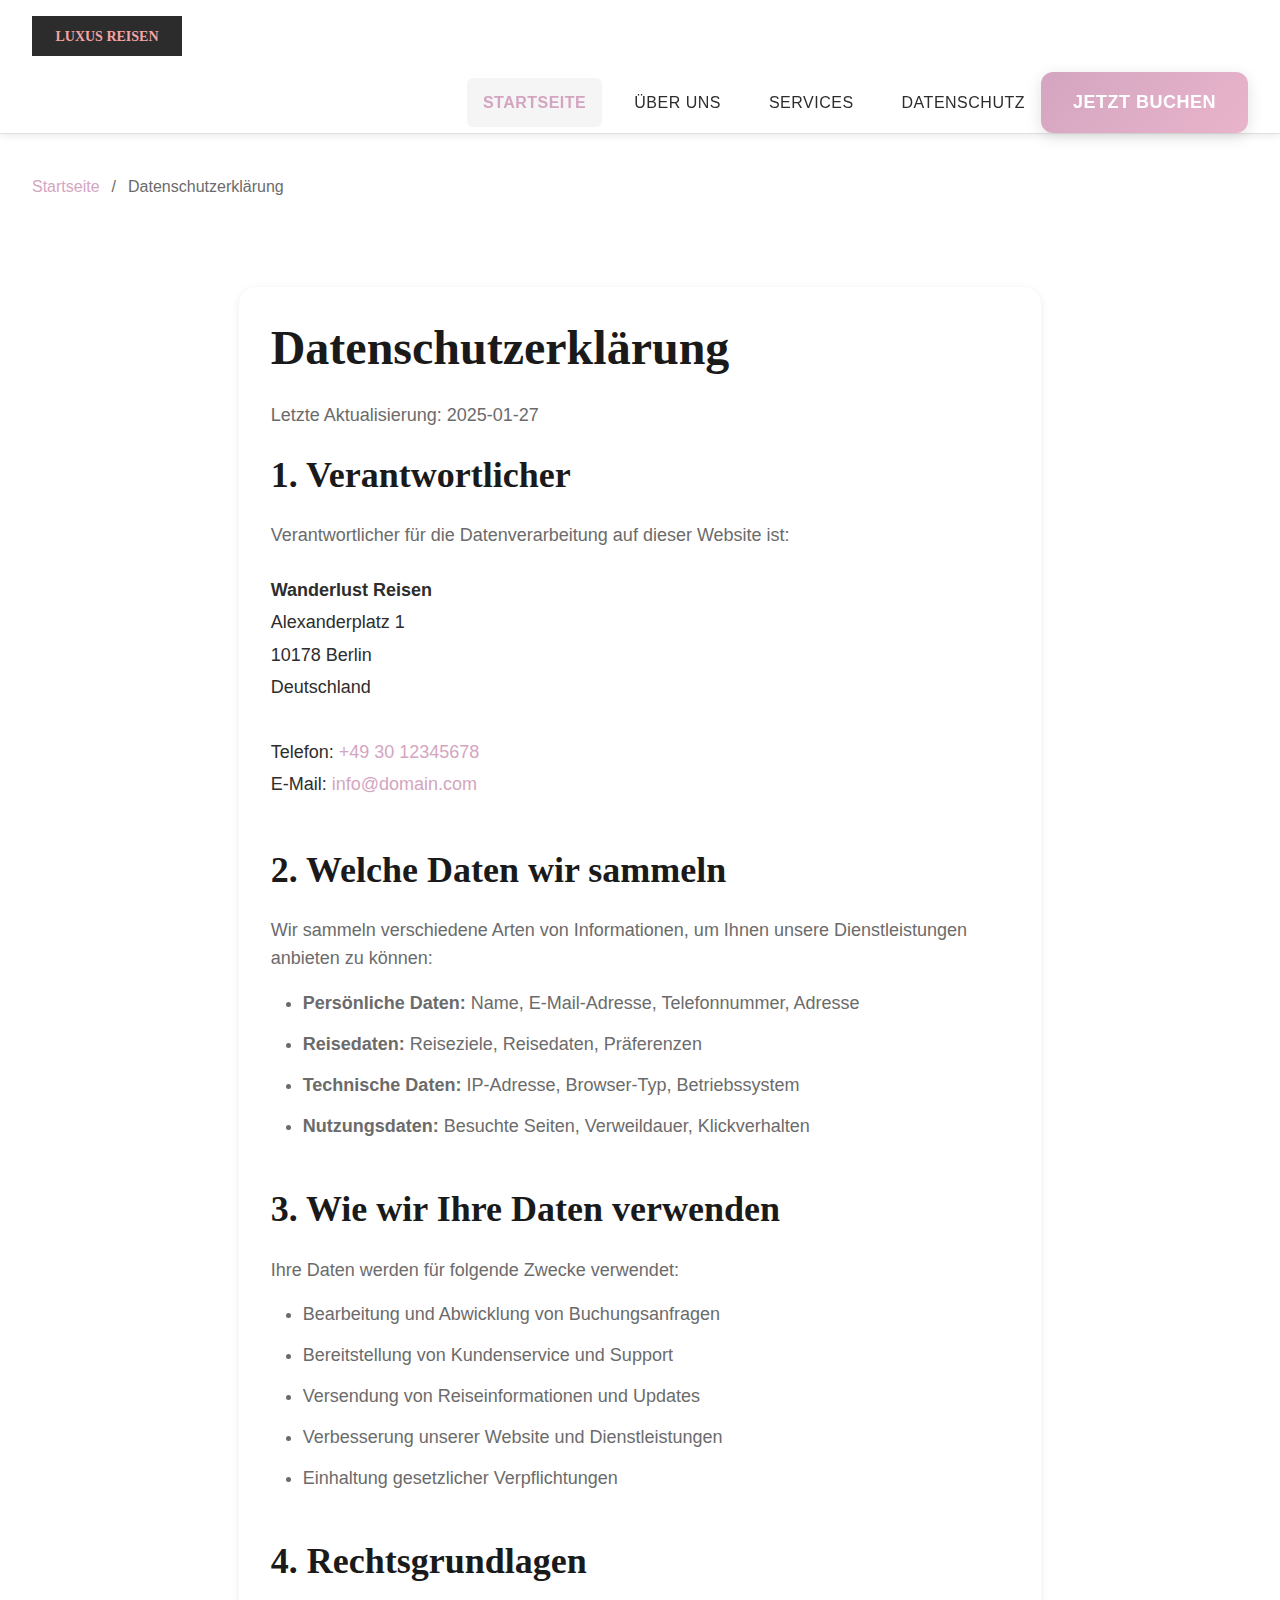
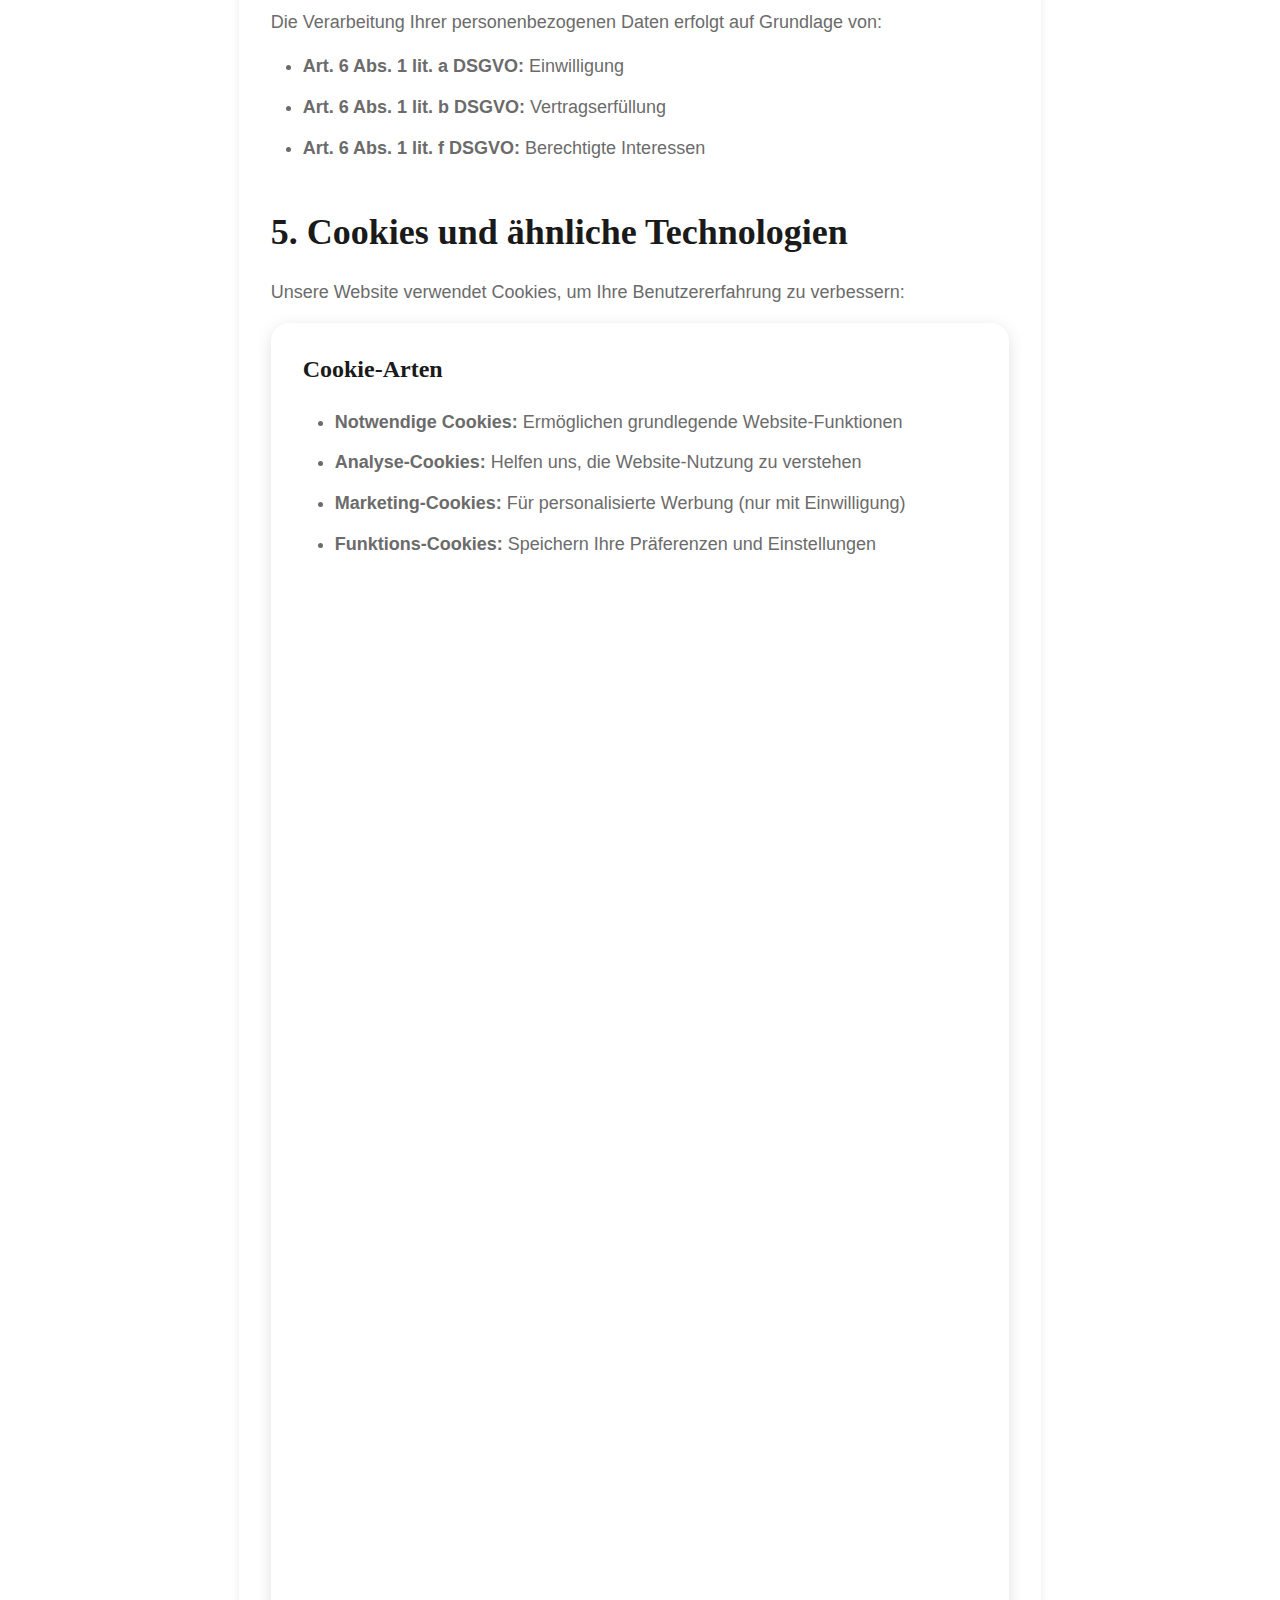
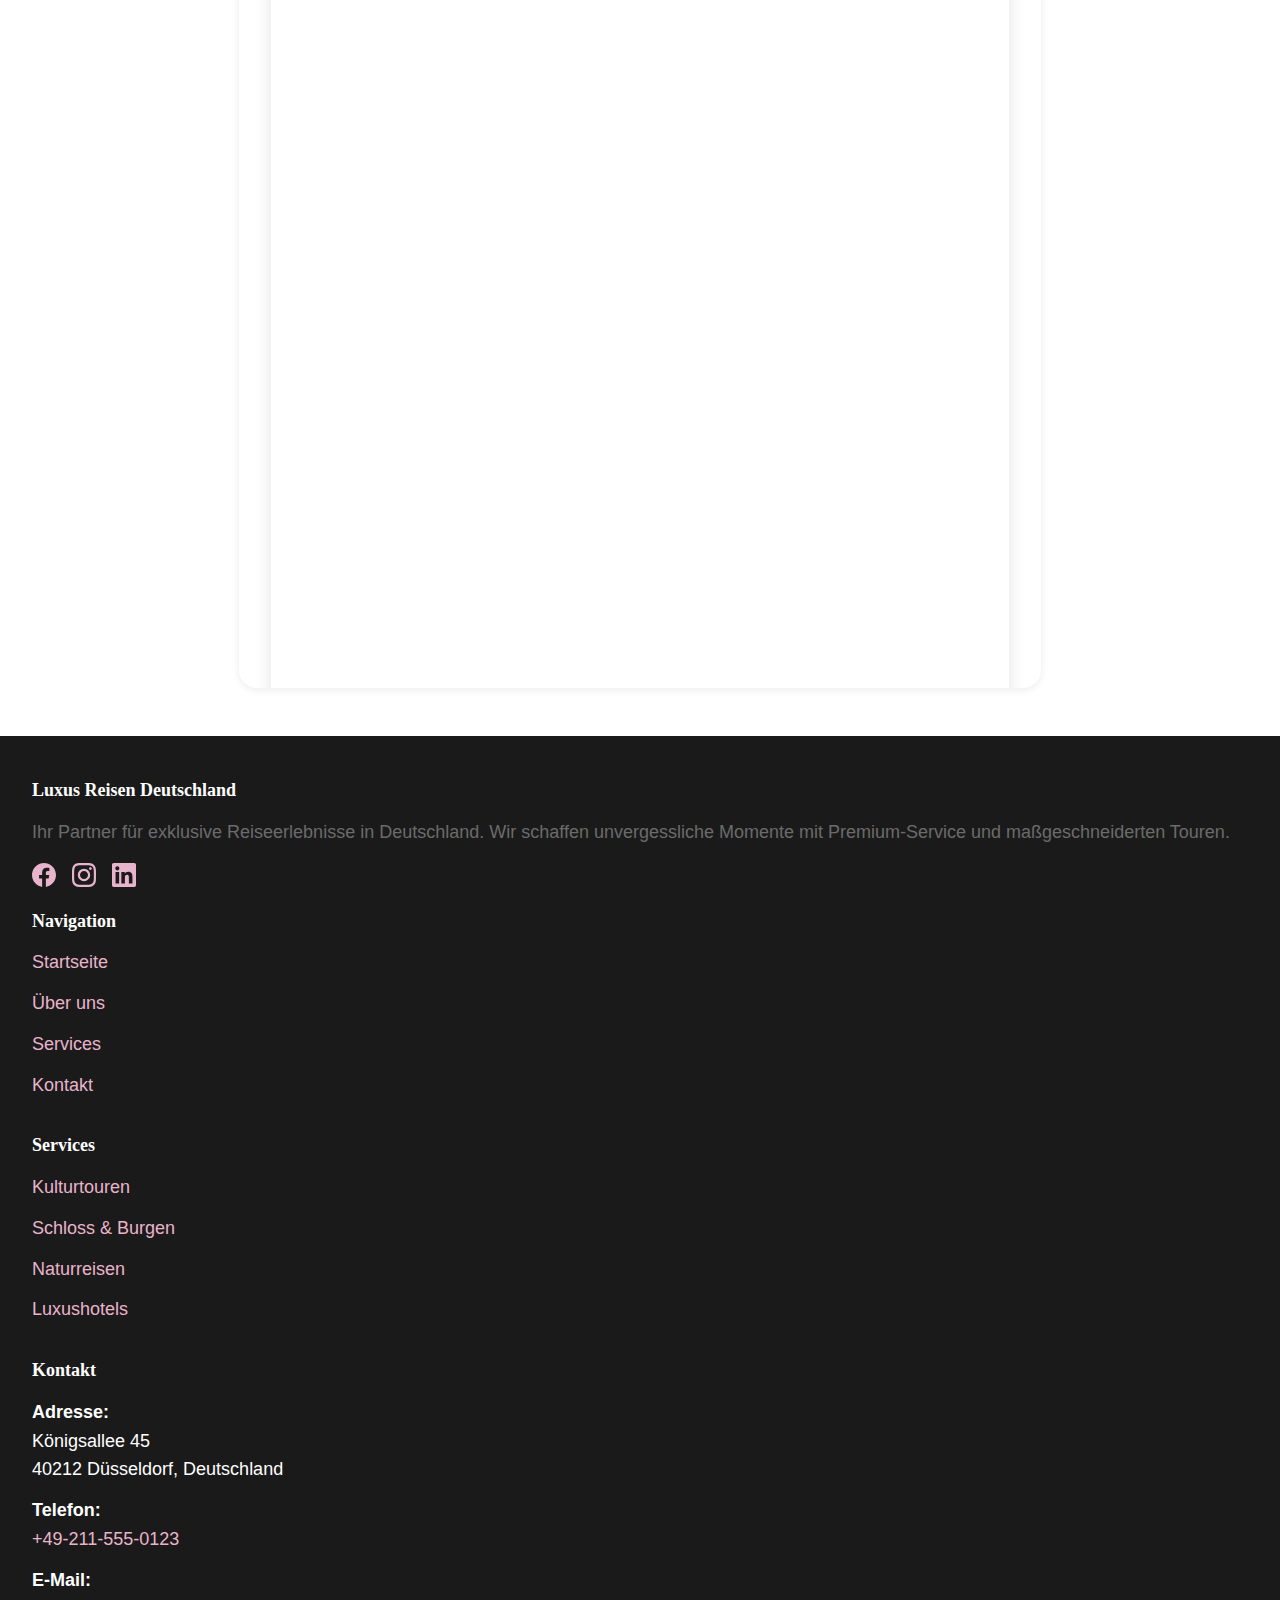
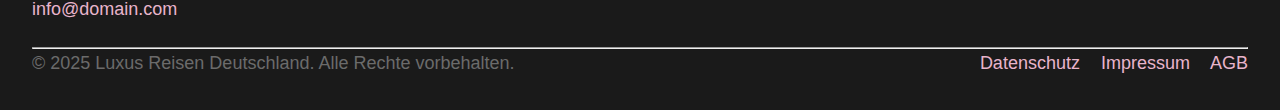
<file: privacy.html>
<!DOCTYPE html><html lang="de"><head>
  <meta charset="UTF-8">
  <meta name="viewport" content="width=device-width, initial-scale=1.0">
  <title>Datenschutzerklärung - Wanderlust Reisen</title>
  <meta name="description" content="Datenschutzerklärung von Wanderlust Reisen. Erfahren Sie, wie wir Ihre persönlichen Daten sammeln, verwenden und schützen.">
  <meta name="robots" content="index, follow">
  <link rel="canonical" href="https://domain.com/privacy.html">
  <!-- Open Graph -->
  <meta property="og:type" content="website">
  <meta property="og:title" content="Datenschutzerklärung - Wanderlust Reisen">
  <meta property="og:description" content="Datenschutzerklärung von Wanderlust Reisen. Erfahren Sie, wie wir Ihre persönlichen Daten sammeln, verwenden und schützen.">
  <meta property="og:url" content="https://domain.com/privacy.html">
  <meta property="og:site_name" content="Wanderlust Reisen">
  <!-- Bootstrap CSS -->
  <!-- Custom CSS -->
  <!-- JSON-LD -->
  <link rel="stylesheet" href="style.css">
  <link rel="icon" type="image/png" href="/favicon.png">
  <link rel="apple-touch-icon" href="/apple-touch-icon.png">
 </head>
 <body>
  <header class="navbar navbar-expand-md sticky-top bg-white border-bottom" style="scroll-margin-top: var(--nav-h)">
   <div class="container">
    <a class="navbar-brand" href="/"> 
     <div class="ratio" style="width: 150px; height: 40px;">
      <svg viewBox="0 0 150 40" fill="none" xmlns="http://www.w3.org/2000/svg">
       <rect width="150" height="40" fill="#2C2C2C"></rect> <text x="75" y="25" text-anchor="middle" fill="#F5A3A3" font-family="serif" font-weight="700" font-size="14">LUXUS REISEN</text>
      </svg>
     </div> 
    </a>
    <button class="navbar-toggler" type="button" data-bs-toggle="collapse" data-bs-target="#navbarNav" aria-controls="navbarNav" aria-expanded="false" aria-label="Toggle navigation"><span class="navbar-toggler-icon"></span></button>
    <div class="collapse navbar-collapse" id="navbarNav">
     <nav class="navbar-nav ms-auto me-4">
      <a class="nav-link" href="/" aria-current="page">Startseite</a> <a class="nav-link" href="about.html">Über uns</a> <a class="nav-link" href="services.html">Services</a> <a class="nav-link" href="privacy.html">Datenschutz</a>
     </nav>
     <a href="#kontakt" class="btn btn-primary">Jetzt buchen</a>
    </div>
   </div>
  </header>
  <!-- Header -->
  <main>
   <!-- Breadcrumbs -->
   <div class="container py-3">
    <nav aria-label="breadcrumb">
     <ol class="breadcrumb">
      <li class="breadcrumb-item"><a href="index.html">Startseite</a></li>
      <li class="breadcrumb-item active" aria-current="page">Datenschutzerklärung</li>
     </ol>
    </nav>
   </div>
   <!-- Privacy Policy Content -->
   <section class="py-4 py-md-5" style="scroll-margin-top: var(--nav-h);">
    <div class="container">
     <div class="row justify-content-center">
      <div class="col-lg-8">
       <div class="card h-100 d-flex flex-column shadow-sm">
        <div class="card-body">
         <h1 class="display-4 mb-4">Datenschutzerklärung</h1>
         <p class="text-muted mb-4">Letzte Aktualisierung: 2025-01-27</p>
         <div class="privacy-content">
          <h2 class="h3 mb-3">1. Verantwortlicher</h2>
          <p class="mb-4">Verantwortlicher für die Datenverarbeitung auf dieser Website ist:</p>
          <address class="mb-4"><strong>Wanderlust Reisen</strong>
           <br>
           Alexanderplatz 1
           <br>
           10178 Berlin
           <br>
           Deutschland
           <br>
           <br>
           Telefon: <a href="tel:+4930123456789">+49 30 12345678</a>
           <br>
           E-Mail: <a href="mailto:info@domain.com">info@domain.com</a></address>
          <h2 class="h3 mb-3">2. Welche Daten wir sammeln</h2>
          <p class="mb-3">Wir sammeln verschiedene Arten von Informationen, um Ihnen unsere Dienstleistungen anbieten zu können:</p>
          <ul class="mb-4">
           <li><strong>Persönliche Daten:</strong> Name, E-Mail-Adresse, Telefonnummer, Adresse</li>
           <li><strong>Reisedaten:</strong> Reiseziele, Reisedaten, Präferenzen</li>
           <li><strong>Technische Daten:</strong> IP-Adresse, Browser-Typ, Betriebssystem</li>
           <li><strong>Nutzungsdaten:</strong> Besuchte Seiten, Verweildauer, Klickverhalten</li>
          </ul>
          <h2 class="h3 mb-3">3. Wie wir Ihre Daten verwenden</h2>
          <p class="mb-3">Ihre Daten werden für folgende Zwecke verwendet:</p>
          <ul class="mb-4">
           <li>Bearbeitung und Abwicklung von Buchungsanfragen</li>
           <li>Bereitstellung von Kundenservice und Support</li>
           <li>Versendung von Reiseinformationen und Updates</li>
           <li>Verbesserung unserer Website und Dienstleistungen</li>
           <li>Einhaltung gesetzlicher Verpflichtungen</li>
          </ul>
          <h2 class="h3 mb-3">4. Rechtsgrundlagen</h2>
          <p class="mb-3">Die Verarbeitung Ihrer personenbezogenen Daten erfolgt auf Grundlage von:</p>
          <ul class="mb-4">
           <li><strong>Art. 6 Abs. 1 lit. a DSGVO:</strong> Einwilligung</li>
           <li><strong>Art. 6 Abs. 1 lit. b DSGVO:</strong> Vertragserfüllung</li>
           <li><strong>Art. 6 Abs. 1 lit. f DSGVO:</strong> Berechtigte Interessen</li>
          </ul>
          <h2 class="h3 mb-3">5. Cookies und ähnliche Technologien</h2>
          <p class="mb-3">Unsere Website verwendet Cookies, um Ihre Benutzererfahrung zu verbessern:</p>
          <div class="card mb-4">
           <div class="card-body">
            <h3 class="h5 mb-3">Cookie-Arten</h3>
            <ul class="mb-0">
             <li><strong>Notwendige Cookies:</strong> Ermöglichen grundlegende Website-Funktionen</li>
             <li><strong>Analyse-Cookies:</strong> Helfen uns, die Website-Nutzung zu verstehen</li>
             <li><strong>Marketing-Cookies:</strong> Für personalisierte Werbung (nur mit Einwilligung)</li>
             <li><strong>Funktions-Cookies:</strong> Speichern Ihre Präferenzen und Einstellungen</li>
            </ul>
           </div>
          </div>
          <p class="mb-4">Sie können Cookies in Ihren Browser-Einstellungen verwalten oder deaktivieren. Beachten Sie, dass dies die Funktionalität unserer Website beeinträchtigen kann.</p>
          <h2 class="h3 mb-3">6. Datenweitergabe</h2>
          <p class="mb-3">Wir geben Ihre Daten nur in folgenden Fällen an Dritte weiter:</p>
          <ul class="mb-4">
           <li>An Reisepartner zur Buchungsabwicklung</li>
           <li>An IT-Dienstleister für Website-Wartung</li>
           <li>An Behörden bei gesetzlicher Verpflichtung</li>
           <li>Mit Ihrer ausdrücklichen Einwilligung</li>
          </ul>
          <h2 class="h3 mb-3">7. Ihre Rechte</h2>
          <p class="mb-3">Sie haben folgende Rechte bezüglich Ihrer personenbezogenen Daten:</p>
          <div class="row">
           <div class="col-md-6">
            <ul class="mb-4">
             <li>Recht auf Auskunft (Art. 15 DSGVO)</li>
             <li>Recht auf Berichtigung (Art. 16 DSGVO)</li>
             <li>Recht auf Löschung (Art. 17 DSGVO)</li>
            </ul>
           </div>
           <div class="col-md-6">
            <ul class="mb-4">
             <li>Recht auf Einschränkung (Art. 18 DSGVO)</li>
             <li>Recht auf Datenübertragbarkeit (Art. 20 DSGVO)</li>
             <li>Recht auf Widerspruch (Art. 21 DSGVO)</li>
            </ul>
           </div>
          </div>
          <h2 class="h3 mb-3">8. Datensicherheit</h2>
          <p class="mb-4">Wir verwenden angemessene technische und organisatorische Maßnahmen zum Schutz Ihrer Daten vor unbefugtem Zugriff, Verlust oder Missbrauch. Dazu gehören SSL-Verschlüsselung, sichere Server und regelmäßige Sicherheitsupdates.</p>
          <h2 class="h3 mb-3">9. Speicherdauer</h2>
          <p class="mb-4">Wir speichern Ihre personenbezogenen Daten nur so lange, wie es für die jeweiligen Zwecke erforderlich ist oder gesetzliche Aufbewahrungspflichten bestehen. Buchungsdaten werden in der Regel 10 Jahre aufbewahrt, Marketing-Daten bis zum Widerruf Ihrer Einwilligung.</p>
          <h2 class="h3 mb-3">10. Kontakt bei Datenschutzfragen</h2>
          <p class="mb-3">Wenn Sie Fragen zum Datenschutz haben oder Ihre Rechte ausüben möchten, kontaktieren Sie uns:</p>
          <div class="card">
           <div class="card-body">
            <p class="mb-0"><strong>E-Mail:</strong> <a href="mailto:info@domain.com">info@domain.com</a>
             <br>
             <strong>Telefon:</strong> <a href="tel:+4930123456789">+49 30 12345678</a>
             <br>
             <strong>Post:</strong> Wanderlust Reisen, Alexanderplatz 1, 10178 Berlin</p>
           </div>
          </div>
          <div class="mt-4 p-3 bg-light rounded">
           <p class="mb-0"><strong>Beschwerderecht:</strong> Sie haben das Recht, sich bei einer Aufsichtsbehörde über die Verarbeitung Ihrer personenbezogenen Daten durch uns zu beschweren.</p>
          </div>
         </div>
        </div>
       </div>
      </div>
     </div>
    </div>
   </section>
  </main>
  <!-- Footer -->
  <!-- Bootstrap JS -->
  <!-- Custom JS -->
  <footer class="bg-dark text-white py-5">
   <div class="container">
    <div class="row g-4">
     <div class="col-lg-4">
      <h5 class="mb-3">Luxus Reisen Deutschland</h5>
      <p class="mb-3">Ihr Partner für exklusive Reiseerlebnisse in Deutschland. Wir schaffen unvergessliche Momente mit Premium-Service und maßgeschneiderten Touren.</p>
      <div class="d-flex gap-3">
       <a href="#" class="text-white" aria-label="Facebook"> 
        <svg width="24" height="24" fill="currentColor">
         <path d="M24 12.073c0-6.627-5.373-12-12-12s-12 5.373-12 12c0 5.99 4.388 10.954 10.125 11.854v-8.385H7.078v-3.47h3.047V9.43c0-3.007 1.792-4.669 4.533-4.669 1.312 0 2.686.235 2.686.235v2.953H15.83c-1.491 0-1.956.925-1.956 1.874v2.25h3.328l-.532 3.47h-2.796v8.385C19.612 23.027 24 18.062 24 12.073z"></path>
        </svg> 
       </a> <a href="#" class="text-white" aria-label="Instagram"> 
        <svg width="24" height="24" fill="currentColor">
         <path d="M12 2.163c3.204 0 3.584.012 4.85.07 3.252.148 4.771 1.691 4.919 4.919.058 1.265.069 1.645.069 4.849 0 3.205-.012 3.584-.069 4.849-.149 3.225-1.664 4.771-4.919 4.919-1.266.058-1.644.07-4.85.07-3.204 0-3.584-.012-4.849-.07-3.26-.149-4.771-1.699-4.919-4.92-.058-1.265-.07-1.644-.07-4.849 0-3.204.013-3.583.07-4.849.149-3.227 1.664-4.771 4.919-4.919 1.266-.057 1.645-.069 4.849-.069zm0-2.163c-3.259 0-3.667.014-4.947.072-4.358.2-6.78 2.618-6.98 6.98-.059 1.281-.073 1.689-.073 4.948 0 3.259.014 3.668.072 4.948.2 4.358 2.618 6.78 6.98 6.98 1.281.058 1.689.072 4.948.072 3.259 0 3.668-.014 4.948-.072 4.354-.2 6.782-2.618 6.979-6.98.059-1.28.073-1.689.073-4.948 0-3.259-.014-3.667-.072-4.947-.196-4.354-2.617-6.78-6.979-6.98-1.281-.059-1.69-.073-4.949-.073zm0 5.838c-3.403 0-6.162 2.759-6.162 6.162s2.759 6.163 6.162 6.163 6.162-2.759 6.162-6.163c0-3.403-2.759-6.162-6.162-6.162zm0 10.162c-2.209 0-4-1.79-4-4 0-2.209 1.791-4 4-4s4 1.791 4 4c0 2.21-1.791 4-4 4zm6.406-11.845c-.796 0-1.441.645-1.441 1.44s.645 1.44 1.441 1.44c.795 0 1.439-.645 1.439-1.44s-.644-1.44-1.439-1.44z"></path>
        </svg> 
       </a> <a href="#" class="text-white" aria-label="LinkedIn"> 
        <svg width="24" height="24" fill="currentColor">
         <path d="M20.447 20.452h-3.554v-5.569c0-1.328-.027-3.037-1.852-3.037-1.853 0-2.136 1.445-2.136 2.939v5.667H9.351V9h3.414v1.561h.046c.477-.9 1.637-1.85 3.37-1.85 3.601 0 4.267 2.37 4.267 5.455v6.286zM5.337 7.433c-1.144 0-2.063-.926-2.063-2.065 0-1.138.92-2.063 2.063-2.063 1.14 0 2.064.925 2.064 2.063 0 1.139-.925 2.065-2.064 2.065zm1.782 13.019H3.555V9h3.564v11.452zM22.225 0H1.771C.792 0 0 .774 0 1.729v20.542C0 23.227.792 24 1.771 24h20.451C23.2 24 24 23.227 24 22.271V1.729C24 .774 23.2 0 22.222 0h.003z"></path>
        </svg> 
       </a>
      </div>
     </div>
     <div class="col-lg-2 col-md-6">
      <h6 class="mb-3">Navigation</h6>
      <ul class="list-unstyled">
       <li class="mb-2"><a href="/" class="text-white-50 text-decoration-none">Startseite</a></li>
       <li class="mb-2"><a href="about.html" class="text-white-50 text-decoration-none">Über uns</a></li>
       <li class="mb-2"><a href="services.html" class="text-white-50 text-decoration-none">Services</a></li>
       <li class="mb-2"><a href="#kontakt" class="text-white-50 text-decoration-none">Kontakt</a></li>
      </ul>
     </div>
     <div class="col-lg-3 col-md-6">
      <h6 class="mb-3">Services</h6>
      <ul class="list-unstyled">
       <li class="mb-2"><a href="services.html" class="text-white-50 text-decoration-none">Kulturtouren</a></li>
       <li class="mb-2"><a href="services.html" class="text-white-50 text-decoration-none">Schloss &amp; Burgen</a></li>
       <li class="mb-2"><a href="services.html" class="text-white-50 text-decoration-none">Naturreisen</a></li>
       <li class="mb-2"><a href="services.html" class="text-white-50 text-decoration-none">Luxushotels</a></li>
      </ul>
     </div>
     <div class="col-lg-3">
      <h6 class="mb-3">Kontakt</h6>
      <ul class="list-unstyled">
       <li class="mb-2"><strong>Adresse:</strong>
        <br>
        Königsallee 45
        <br>
        40212 Düsseldorf, Deutschland</li>
       <li class="mb-2"><strong>Telefon:</strong>
        <br>
        <a href="tel:+492115550123" class="text-white-50 text-decoration-none">+49-211-555-0123</a></li>
       <li class="mb-2"><strong>E-Mail:</strong>
        <br>
        <a href="mailto:info@domain.com" class="text-white-50 text-decoration-none">info@domain.com</a></li>
      </ul>
     </div>
    </div>
    <hr class="my-4">
    <div class="row align-items-center">
     <div class="col-md-6">
      <p class="mb-0">© 2025 Luxus Reisen Deutschland. Alle Rechte vorbehalten.</p>
     </div>
     <div class="col-md-6 text-md-end">
      <a href="privacy.html" class="text-white-50 text-decoration-none me-3">Datenschutz</a> <a href="#" class="text-white-50 text-decoration-none me-3">Impressum</a> <a href="#" class="text-white-50 text-decoration-none">AGB</a>
     </div>
    </div>
   </div>
  </footer>
  <script src="script.js" defer=""></script>
 
</body></html>
</file>
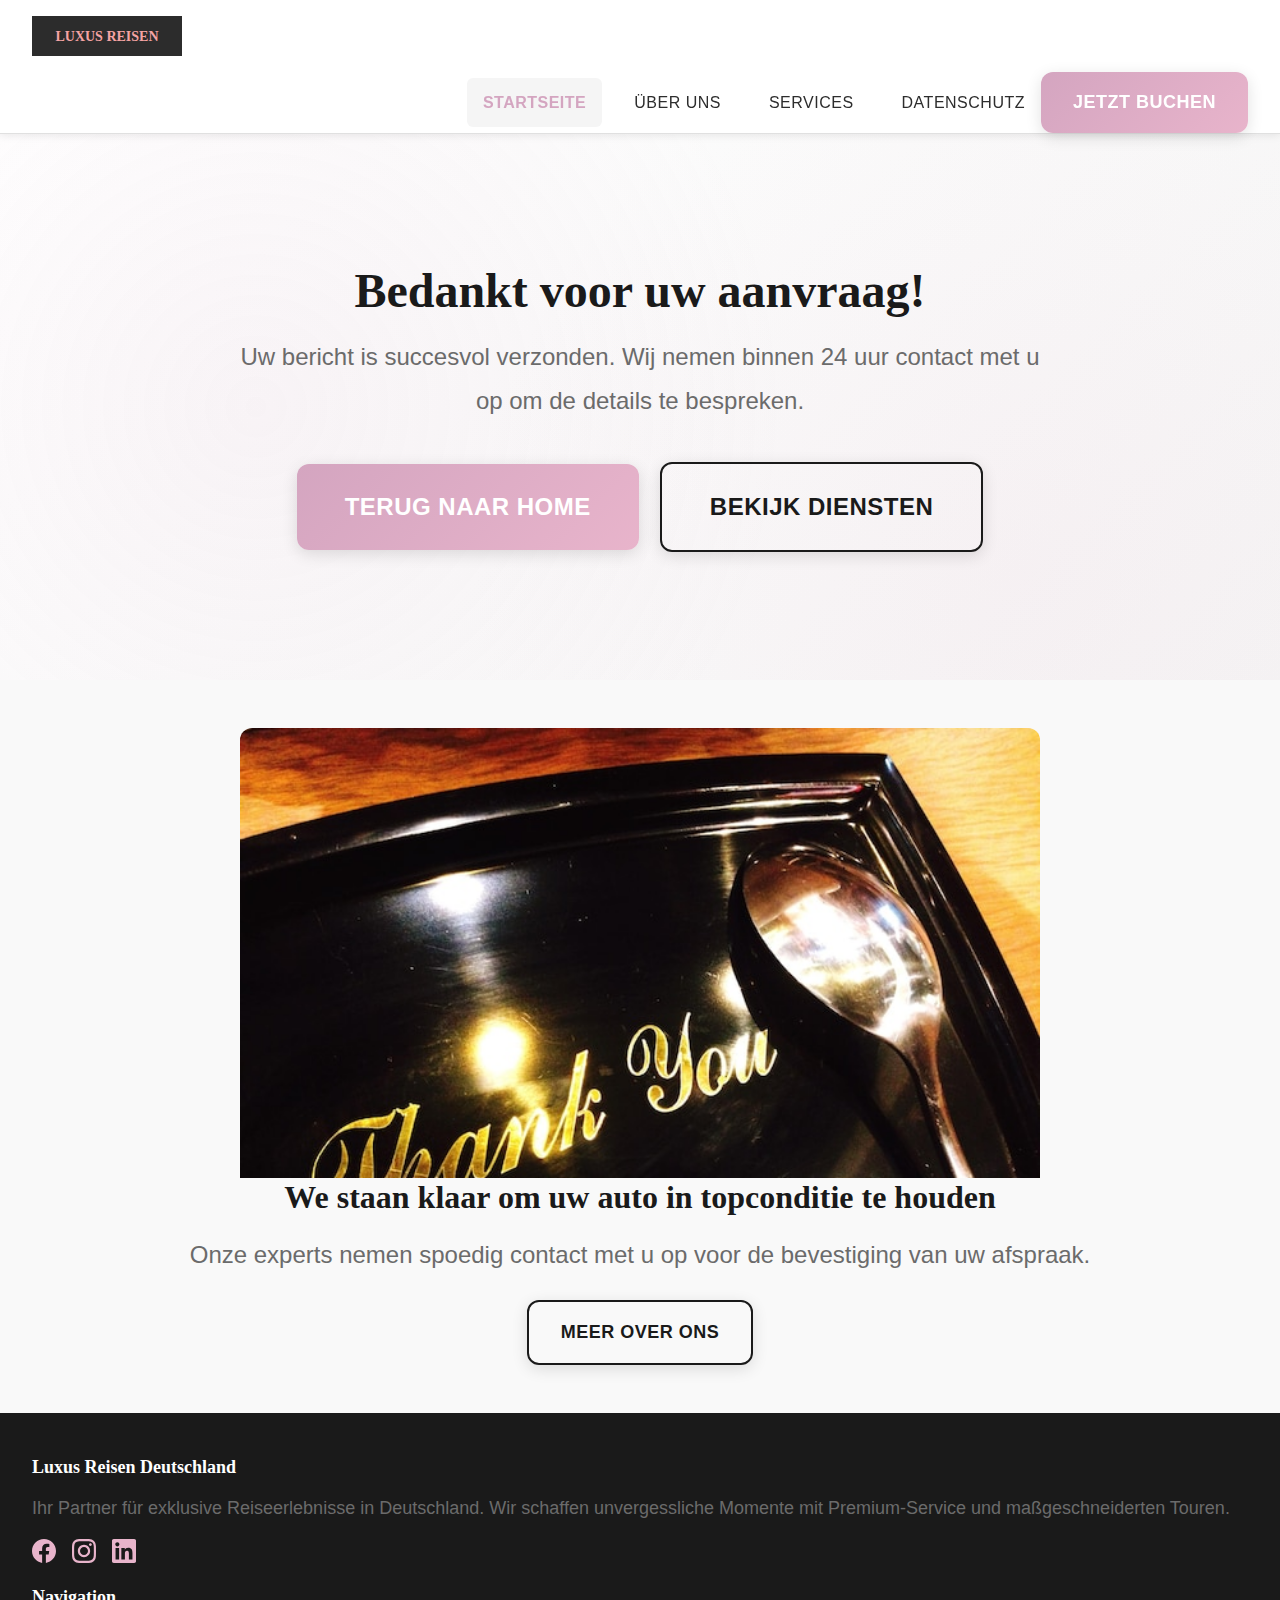
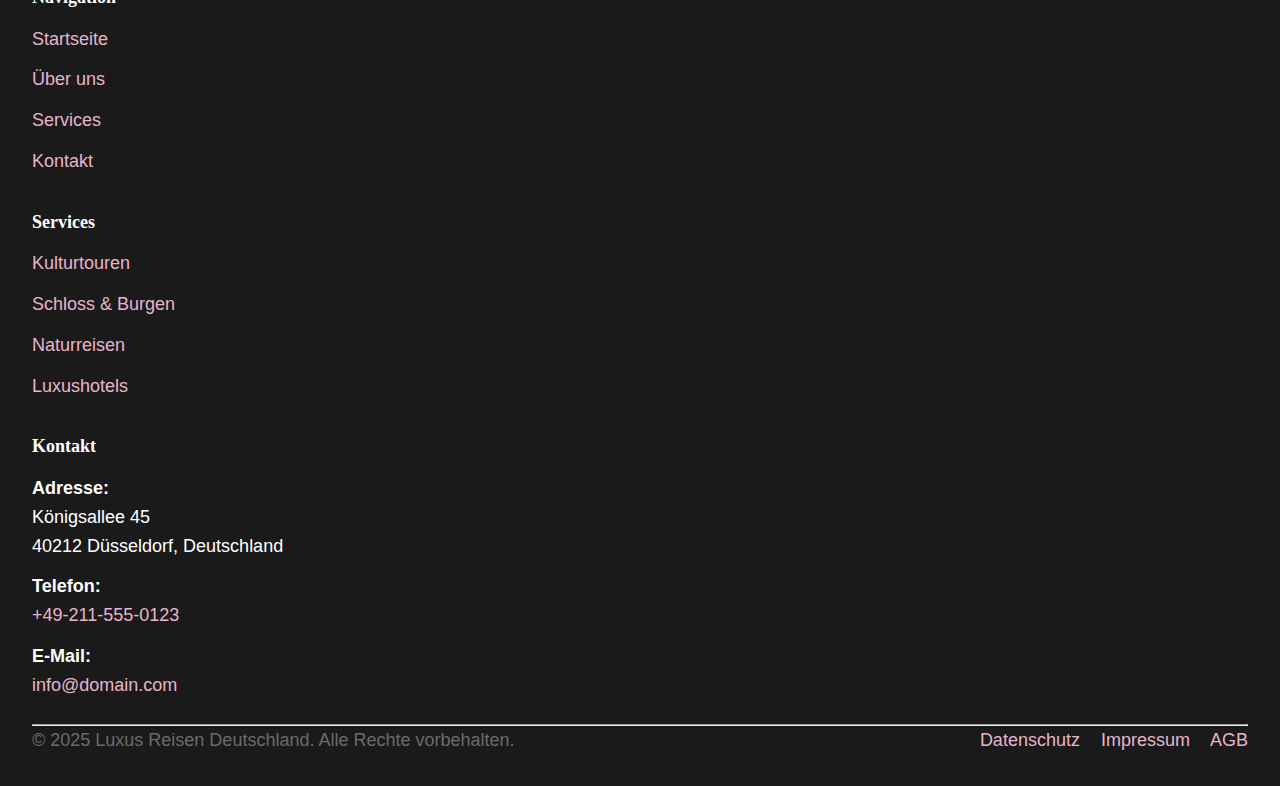
<file: thank_you.html>
<!DOCTYPE html><html lang="nl"><head>
  <meta charset="UTF-8">
  <meta name="viewport" content="width=device-width, initial-scale=1.0">
  <link rel="stylesheet" href="style.css">
  <link rel="icon" type="image/png" href="/favicon.png">
  <link rel="apple-touch-icon" href="/apple-touch-icon.png">
 </head>
 <body>
  <header class="navbar navbar-expand-md sticky-top bg-white border-bottom" style="scroll-margin-top: var(--nav-h)">
   <div class="container">
    <a class="navbar-brand" href="/"> 
     <div class="ratio" style="width: 150px; height: 40px;">
      <svg viewBox="0 0 150 40" fill="none" xmlns="http://www.w3.org/2000/svg">
       <rect width="150" height="40" fill="#2C2C2C"></rect> <text x="75" y="25" text-anchor="middle" fill="#F5A3A3" font-family="serif" font-weight="700" font-size="14">LUXUS REISEN</text>
      </svg>
     </div> 
    </a>
    <button class="navbar-toggler" type="button" data-bs-toggle="collapse" data-bs-target="#navbarNav" aria-controls="navbarNav" aria-expanded="false" aria-label="Toggle navigation"><span class="navbar-toggler-icon"></span></button>
    <div class="collapse navbar-collapse" id="navbarNav">
     <nav class="navbar-nav ms-auto me-4">
      <a class="nav-link" href="/" aria-current="page">Startseite</a> <a class="nav-link" href="about.html">Über uns</a> <a class="nav-link" href="services.html">Services</a> <a class="nav-link" href="privacy.html">Datenschutz</a>
     </nav>
     <a href="#kontakt" class="btn btn-primary">Jetzt buchen</a>
    </div>
   </div>
  </header>
  <main>
   <section class="hero-section py-5 text-center" data-aos="fade-up">
    <div class="container py-md-5">
     <div class="row justify-content-center">
      <div class="col-12 col-lg-8">
       <h1 class="display-4 fw-bold mb-3">Bedankt voor uw aanvraag!</h1>
       <p class="lead mb-4">Uw bericht is succesvol verzonden. Wij nemen binnen 24 uur contact met u op om de details te bespreken.</p>
       <a href="index.html" class="c-button c-button--primary c-button--large me-sm-3">Terug naar Home</a> <a href="services.html" class="c-button c-button--secondary c-button--large mt-3 mt-sm-0">Bekijk Diensten</a>
      </div>
     </div>
    </div>
   </section>
   <section class="py-4 py-md-5 bg-light" data-aos="fade-up">
    <div class="container text-center">
     <div class="ratio ratio-16x9 mb-4" style="max-width:800px;margin:auto;">
      <img src="img/16940194.jpg" alt="Bedankt voor uw aanvraag bij AutoService Premium" class="img-fluid rounded" loading="lazy" width="800" height="450" style="object-fit:cover">
     </div>
     <h2 class="display-6 fw-bold mb-3">We staan klaar om uw auto in topconditie te houden</h2>
     <p class="lead text-muted mb-4">Onze experts nemen spoedig contact met u op voor de bevestiging van uw afspraak.</p>
     <a href="about.html" class="c-button c-button--outline">Meer over ons</a>
    </div>
   </section>
  </main>
  <footer class="bg-dark text-white py-5">
   <div class="container">
    <div class="row g-4">
     <div class="col-lg-4">
      <h5 class="mb-3">Luxus Reisen Deutschland</h5>
      <p class="mb-3">Ihr Partner für exklusive Reiseerlebnisse in Deutschland. Wir schaffen unvergessliche Momente mit Premium-Service und maßgeschneiderten Touren.</p>
      <div class="d-flex gap-3">
       <a href="#" class="text-white" aria-label="Facebook"> 
        <svg width="24" height="24" fill="currentColor">
         <path d="M24 12.073c0-6.627-5.373-12-12-12s-12 5.373-12 12c0 5.99 4.388 10.954 10.125 11.854v-8.385H7.078v-3.47h3.047V9.43c0-3.007 1.792-4.669 4.533-4.669 1.312 0 2.686.235 2.686.235v2.953H15.83c-1.491 0-1.956.925-1.956 1.874v2.25h3.328l-.532 3.47h-2.796v8.385C19.612 23.027 24 18.062 24 12.073z"></path>
        </svg> 
       </a> <a href="#" class="text-white" aria-label="Instagram"> 
        <svg width="24" height="24" fill="currentColor">
         <path d="M12 2.163c3.204 0 3.584.012 4.85.07 3.252.148 4.771 1.691 4.919 4.919.058 1.265.069 1.645.069 4.849 0 3.205-.012 3.584-.069 4.849-.149 3.225-1.664 4.771-4.919 4.919-1.266.058-1.644.07-4.85.07-3.204 0-3.584-.012-4.849-.07-3.26-.149-4.771-1.699-4.919-4.92-.058-1.265-.07-1.644-.07-4.849 0-3.204.013-3.583.07-4.849.149-3.227 1.664-4.771 4.919-4.919 1.266-.057 1.645-.069 4.849-.069zm0-2.163c-3.259 0-3.667.014-4.947.072-4.358.2-6.78 2.618-6.98 6.98-.059 1.281-.073 1.689-.073 4.948 0 3.259.014 3.668.072 4.948.2 4.358 2.618 6.78 6.98 6.98 1.281.058 1.689.072 4.948.072 3.259 0 3.668-.014 4.948-.072 4.354-.2 6.782-2.618 6.979-6.98.059-1.28.073-1.689.073-4.948 0-3.259-.014-3.667-.072-4.947-.196-4.354-2.617-6.78-6.979-6.98-1.281-.059-1.69-.073-4.949-.073zm0 5.838c-3.403 0-6.162 2.759-6.162 6.162s2.759 6.163 6.162 6.163 6.162-2.759 6.162-6.163c0-3.403-2.759-6.162-6.162-6.162zm0 10.162c-2.209 0-4-1.79-4-4 0-2.209 1.791-4 4-4s4 1.791 4 4c0 2.21-1.791 4-4 4zm6.406-11.845c-.796 0-1.441.645-1.441 1.44s.645 1.44 1.441 1.44c.795 0 1.439-.645 1.439-1.44s-.644-1.44-1.439-1.44z"></path>
        </svg> 
       </a> <a href="#" class="text-white" aria-label="LinkedIn"> 
        <svg width="24" height="24" fill="currentColor">
         <path d="M20.447 20.452h-3.554v-5.569c0-1.328-.027-3.037-1.852-3.037-1.853 0-2.136 1.445-2.136 2.939v5.667H9.351V9h3.414v1.561h.046c.477-.9 1.637-1.85 3.37-1.85 3.601 0 4.267 2.37 4.267 5.455v6.286zM5.337 7.433c-1.144 0-2.063-.926-2.063-2.065 0-1.138.92-2.063 2.063-2.063 1.14 0 2.064.925 2.064 2.063 0 1.139-.925 2.065-2.064 2.065zm1.782 13.019H3.555V9h3.564v11.452zM22.225 0H1.771C.792 0 0 .774 0 1.729v20.542C0 23.227.792 24 1.771 24h20.451C23.2 24 24 23.227 24 22.271V1.729C24 .774 23.2 0 22.222 0h.003z"></path>
        </svg> 
       </a>
      </div>
     </div>
     <div class="col-lg-2 col-md-6">
      <h6 class="mb-3">Navigation</h6>
      <ul class="list-unstyled">
       <li class="mb-2"><a href="/" class="text-white-50 text-decoration-none">Startseite</a></li>
       <li class="mb-2"><a href="about.html" class="text-white-50 text-decoration-none">Über uns</a></li>
       <li class="mb-2"><a href="services.html" class="text-white-50 text-decoration-none">Services</a></li>
       <li class="mb-2"><a href="#kontakt" class="text-white-50 text-decoration-none">Kontakt</a></li>
      </ul>
     </div>
     <div class="col-lg-3 col-md-6">
      <h6 class="mb-3">Services</h6>
      <ul class="list-unstyled">
       <li class="mb-2"><a href="services.html" class="text-white-50 text-decoration-none">Kulturtouren</a></li>
       <li class="mb-2"><a href="services.html" class="text-white-50 text-decoration-none">Schloss &amp; Burgen</a></li>
       <li class="mb-2"><a href="services.html" class="text-white-50 text-decoration-none">Naturreisen</a></li>
       <li class="mb-2"><a href="services.html" class="text-white-50 text-decoration-none">Luxushotels</a></li>
      </ul>
     </div>
     <div class="col-lg-3">
      <h6 class="mb-3">Kontakt</h6>
      <ul class="list-unstyled">
       <li class="mb-2"><strong>Adresse:</strong>
        <br>
        Königsallee 45
        <br>
        40212 Düsseldorf, Deutschland</li>
       <li class="mb-2"><strong>Telefon:</strong>
        <br>
        <a href="tel:+492115550123" class="text-white-50 text-decoration-none">+49-211-555-0123</a></li>
       <li class="mb-2"><strong>E-Mail:</strong>
        <br>
        <a href="mailto:info@domain.com" class="text-white-50 text-decoration-none">info@domain.com</a></li>
      </ul>
     </div>
    </div>
    <hr class="my-4">
    <div class="row align-items-center">
     <div class="col-md-6">
      <p class="mb-0">© 2025 Luxus Reisen Deutschland. Alle Rechte vorbehalten.</p>
     </div>
     <div class="col-md-6 text-md-end">
      <a href="privacy.html" class="text-white-50 text-decoration-none me-3">Datenschutz</a> <a href="#" class="text-white-50 text-decoration-none me-3">Impressum</a> <a href="#" class="text-white-50 text-decoration-none">AGB</a>
     </div>
    </div>
   </div>
  </footer>
  <script src="script.js" defer=""></script>
 
</body></html>
</file>
<file: style.css>
:root {
  --color-primary: #1a1a1a;
  --color-secondary: #d4a5c0;
  --color-accent: #e8b4cb;
  --color-text: #2d2d2d;
  --color-text-light: #6b6b6b;
  --color-bg: #ffffff;
  --color-bg-alt: #f9f9f9;
  --color-border: #e0e0e0;
  --color-error: #d32f2f;
  --color-success: #388e3c;
  --color-neutral-100: #f5f5f5;
  --color-neutral-200: #eeeeee;
  --color-neutral-300: #e0e0e0;
  --color-neutral-800: #424242;
  --color-neutral-900: #212121;

  --font-primary: 'Playfair Display', Georgia, serif;
  --font-secondary: -apple-system, BlinkMacSystemFont, 'Segoe UI', Roboto, 'Helvetica Neue', Arial, sans-serif;
  
  --font-size-sm: clamp(0.875rem, 2vw, 1rem);
  --font-size-base: clamp(1rem, 2.5vw, 1.125rem);
  --font-size-lg: clamp(1.25rem, 3vw, 1.5rem);
  --font-size-xl: clamp(1.75rem, 4vw, 2.25rem);
  --font-size-xxl: clamp(2.5rem, 6vw, 4rem);
  
  --font-weight-regular: 400;
  --font-weight-medium: 500;
  --font-weight-bold: 700;
  
  --line-height-tight: 1.2;
  --line-height-base: 1.6;
  --line-height-loose: 1.8;

  --space-xs: clamp(0.5rem, 1vw, 0.75rem);
  --space-sm: clamp(0.75rem, 2vw, 1rem);
  --space-md: clamp(1rem, 3vw, 1.5rem);
  --space-lg: clamp(1.5rem, 4vw, 2rem);
  --space-xl: clamp(2rem, 5vw, 3rem);
  --space-xxl: clamp(3rem, 8vw, 5rem);

  --container-max: 1280px;
  --container-pad: clamp(1rem, 4vw, 2rem);

  --shadow-sm: 0 2px 8px rgba(0, 0, 0, 0.08);
  --shadow-md: 0 4px 16px rgba(0, 0, 0, 0.12);
  --shadow-lg: 0 8px 32px rgba(0, 0, 0, 0.16);
  
  --transition-fast: 150ms cubic-bezier(0.4, 0, 0.2, 1);
  --transition-base: 250ms cubic-bezier(0.4, 0, 0.2, 1);
  --transition-slow: 400ms cubic-bezier(0.4, 0, 0.2, 1);
  
  --border-radius-sm: 6px;
  --border-radius-md: 12px;
  --border-radius-lg: 18px;
  
  --z-nav: 1000;
  --z-modal: 1100;
  --z-overlay: 1050;
}

*,
*::before,
*::after {
  box-sizing: border-box;
  margin: 0;
  padding: 0;
}

html {
  scroll-behavior: smooth;
  -webkit-font-smoothing: antialiased;
  -moz-osx-font-smoothing: grayscale;
}

body {
  font-family: var(--font-secondary);
  font-size: var(--font-size-base);
  line-height: var(--line-height-base);
  color: var(--color-text);
  background: var(--color-bg);
  overflow-x: hidden;
}

h1, h2, h3, h4, h5, h6 {
  font-family: var(--font-primary);
  font-weight: var(--font-weight-bold);
  line-height: var(--line-height-tight);
  color: var(--color-primary);
  margin-bottom: var(--space-md);
}

h1 {
  font-size: var(--font-size-xxl);
}

h2 {
  font-size: var(--font-size-xl);
}

h3 {
  font-size: var(--font-size-lg);
}

h4, h5, h6 {
  font-size: var(--font-size-base);
}

p {
  margin-bottom: var(--space-md);
  color: var(--color-text-light);
}

a {
  color: var(--color-secondary);
  text-decoration: none;
  transition: color var(--transition-fast);
}

a:hover,
a:focus {
  color: var(--color-accent);
}

a:focus {
  outline: 2px solid var(--color-secondary);
  outline-offset: 2px;
}

img,
svg,
video,
iframe {
  max-width: 100%;
  height: auto;
  display: block;
}

.container {
  max-width: var(--container-max);
  margin: 0 auto;
  padding-left: var(--container-pad);
  padding-right: var(--container-pad);
  width: 100%;
}

.row {
  display: flex;
  flex-wrap: wrap;
  margin-left: calc(var(--space-md) * -0.5);
  margin-right: calc(var(--space-md) * -0.5);
}

.row > * {
  padding-left: calc(var(--space-md) * 0.5);
  padding-right: calc(var(--space-md) * 0.5);
}

[class*="col-"] {
  width: 100%;
  min-width: 0;
}

.col-12 {
  width: 100%;
}

.col-6 {
  width: 50%;
}

.col-4 {
  width: 33.333%;
}

.col-3 {
  width: 25%;
}

@media (min-width: 768px) {
  .col-md-6 {
    width: 50%;
  }
  
  .col-md-4 {
    width: 33.333%;
  }
  
  .col-md-3 {
    width: 25%;
  }
}

@media (min-width: 1024px) {
  .col-lg-8 {
    width: 66.666%;
  }
  
  .col-lg-6 {
    width: 50%;
  }
  
  .col-lg-4 {
    width: 33.333%;
  }
  
  .col-lg-3 {
    width: 25%;
  }
  
  .col-lg-2 {
    width: 16.666%;
  }
}

.d-flex {
  display: flex;
}

.flex-column {
  flex-direction: column;
}

.align-items-center {
  align-items: center;
}

.justify-content-center {
  justify-content: center;
}

.justify-content-between {
  justify-content: space-between;
}

.flex-wrap {
  flex-wrap: wrap;
}

.ms-auto {
  margin-left: auto;
}

.me-auto {
  margin-right: auto;
}

.mx-auto {
  margin-left: auto;
  margin-right: auto;
}

.text-center {
  text-align: center;
}

.text-start {
  text-align: left;
}

.text-end {
  text-align: right;
}

@media (min-width: 768px) {
  .text-md-end {
    text-align: right;
  }
}

.mb-0 { margin-bottom: 0; }
.mb-2 { margin-bottom: var(--space-xs); }
.mb-3 { margin-bottom: var(--space-sm); }
.mb-4 { margin-bottom: var(--space-md); }
.mb-5 { margin-bottom: var(--space-lg); }

.mt-auto { margin-top: auto; }
.me-2 { margin-right: var(--space-xs); }
.me-3 { margin-right: var(--space-sm); }
.me-4 { margin-right: var(--space-md); }

.p-3 { padding: var(--space-sm); }
.p-4 { padding: var(--space-md); }
.p-5 { padding: var(--space-lg); }

.py-3 { padding-top: var(--space-sm); padding-bottom: var(--space-sm); }
.py-4 { padding-top: var(--space-md); padding-bottom: var(--space-md); }
.py-5 { padding-top: var(--space-lg); padding-bottom: var(--space-lg); }

@media (min-width: 768px) {
  .py-md-5 { padding-top: var(--space-xl); padding-bottom: var(--space-xl); }
  .py-md-6 { padding-top: var(--space-xxl); padding-bottom: var(--space-xxl); }
}

.mt-3 { margin-top: var(--space-sm); }
.mt-4 { margin-top: var(--space-md); }
.mt-5 { margin-top: var(--space-lg); }

@media (max-width: 1023px) {
  .mt-lg-0 { margin-top: 0; }
}

.g-3 > * {
  padding: calc(var(--space-sm) * 0.5);
}

.g-4 > * {
  padding: calc(var(--space-md) * 0.5);
  width: 100%;
}

.gap-3 {
  gap: var(--space-sm);
}

.h-100 {
  height: 100%;
}

.w-100 {
  width: 100%;
}

.min-vh-100 {
  min-height: 100vh;
}

.ratio {
  position: relative;
  width: 100%;
  overflow: hidden;
}

.ratio::before {
  content: '';
  display: block;
}

.ratio-1x1::before {
  padding-top: 100%;
}

.ratio-4x3::before {
  padding-top: 75%;
}

.ratio-16x9::before {
  padding-top: 56.25%;
}

.ratio > * {
  position: absolute;
  top: 0;
  left: 0;
  width: 100%;
  height: 100%;
  object-fit: cover;
}

.navbar {
  position: sticky;
  top: 0;
  z-index: var(--z-nav);
  background: rgba(255, 255, 255, 0.98);
  backdrop-filter: blur(12px);
  border-bottom: 1px solid var(--color-border);
  box-shadow: var(--shadow-sm);
}

.navbar-brand {
  font-family: var(--font-primary);
  font-size: var(--font-size-lg);
  font-weight: var(--font-weight-bold);
  color: var(--color-primary);
  display: flex;
  align-items: center;
  padding: var(--space-sm) 0;
}

.navbar-brand:hover {
  color: var(--color-secondary);
}

.navbar-brand .ratio {
  width: 180px;
  max-width: 180px;
}

.navbar-toggler {
  background: none;
  border: 2px solid var(--color-primary);
  border-radius: var(--border-radius-sm);
  padding: var(--space-xs) var(--space-sm);
  cursor: pointer;
  display: none;
  transition: all var(--transition-fast);
  width: 48px;
  height: 48px;
  align-items: center;
  justify-content: center;
}

.navbar-toggler:hover {
  background: var(--color-neutral-100);
}

.navbar-toggler:focus {
  outline: 2px solid var(--color-secondary);
  outline-offset: 2px;
}

.navbar-toggler-icon {
  width: 24px;
  height: 2px;
  background: var(--color-primary);
  position: relative;
  display: block;
  transition: all var(--transition-base);
}

.navbar-toggler-icon::before,
.navbar-toggler-icon::after {
  content: '';
  position: absolute;
  width: 24px;
  height: 2px;
  background: var(--color-primary);
  left: 0;
  transition: all var(--transition-base);
}

.navbar-toggler-icon::before {
  top: -8px;
}

.navbar-toggler-icon::after {
  bottom: -8px;
}

.navbar-toggler[aria-expanded="true"] .navbar-toggler-icon {
  background: transparent;
}

.navbar-toggler[aria-expanded="true"] .navbar-toggler-icon::before {
  transform: rotate(45deg);
  top: 0;
}

.navbar-toggler[aria-expanded="true"] .navbar-toggler-icon::after {
  transform: rotate(-45deg);
  bottom: 0;
}

.navbar-collapse {
  display: flex;
  align-items: center;
  justify-content: flex-end;
  flex-grow: 1;
}

.navbar-nav {
  display: flex;
  list-style: none;
  gap: var(--space-sm);
  align-items: center;
  margin: 0;
  padding: 0;
}

.nav-link {
  font-weight: var(--font-weight-medium);
  font-size: var(--font-size-sm);
  color: var(--color-text);
  padding: var(--space-xs) var(--space-sm);
  border-radius: var(--border-radius-sm);
  transition: all var(--transition-fast);
  text-transform: uppercase;
  letter-spacing: 0.5px;
}

.nav-link:hover,
.nav-link:focus {
  color: var(--color-secondary);
  background: var(--color-neutral-100);
}

.nav-link[aria-current="page"] {
  color: var(--color-secondary);
  background: var(--color-neutral-100);
  font-weight: var(--font-weight-bold);
}

@media (max-width: 767px) {
  .navbar-toggler {
    display: flex;
  }
  
  .navbar-collapse {
    position: fixed;
    top: 70px;
    left: 0;
    right: 0;
    background: var(--color-bg);
    padding: var(--space-lg);
    box-shadow: var(--shadow-lg);
    max-height: 0;
    overflow: hidden;
    transition: max-height var(--transition-base);
    flex-direction: column;
    align-items: stretch;
  }
  
  .navbar-collapse.show {
    max-height: 100vh;
  }
  
  .navbar-nav {
    flex-direction: column;
    gap: var(--space-xs);
    width: 100%;
  }
  
  .nav-link {
    display: block;
    padding: var(--space-md);
    text-align: center;
  }
  
  .navbar-nav .btn {
    width: 100%;
    margin-top: var(--space-sm);
  }
}

.btn {
  display: inline-block;
  padding: var(--space-sm) var(--space-lg);
  font-family: var(--font-secondary);
  font-size: var(--font-size-base);
  font-weight: var(--font-weight-bold);
  text-align: center;
  text-decoration: none;
  border: none;
  border-radius: var(--border-radius-md);
  cursor: pointer;
  transition: all var(--transition-fast);
  text-transform: uppercase;
  letter-spacing: 0.5px;
  min-width: 48px;
  min-height: 48px;
  display: inline-flex;
  align-items: center;
  justify-content: center;
}

.btn:focus {
  outline: 3px solid var(--color-secondary);
  outline-offset: 3px;
}

.btn-primary {
  background: linear-gradient(135deg, var(--color-secondary) 0%, var(--color-accent) 100%);
  color: var(--color-bg);
  box-shadow: var(--shadow-md);
}

.btn-primary:hover,
.btn-primary:focus {
  transform: translateY(-2px);
  box-shadow: var(--shadow-lg);
  color: var(--color-bg);
}

.btn-outline-primary {
  background: transparent;
  color: var(--color-primary);
  border: 2px solid var(--color-primary);
}

.btn-outline-primary:hover,
.btn-outline-primary:focus {
  background: var(--color-primary);
  color: var(--color-bg);
}

.btn-light {
  background: var(--color-bg);
  color: var(--color-primary);
  border: 2px solid var(--color-bg);
}

.btn-light:hover,
.btn-light:focus {
  background: var(--color-neutral-100);
  color: var(--color-primary);
}

.btn-lg {
  padding: var(--space-md) var(--space-xl);
  font-size: var(--font-size-lg);
}

.btn-sm {
  padding: calc(var(--space-xs) * 0.75) var(--space-md);
  font-size: var(--font-size-sm);
}

.px-5 {
  padding-left: var(--space-xl);
  padding-right: var(--space-xl);
}

@media (max-width: 767px) {
  .btn {
    width: 100%;
  }
}

.card {
  background: var(--color-bg);
  border-radius: var(--border-radius-lg);
  box-shadow: var(--shadow-md);
  overflow: hidden;
  transition: all var(--transition-base);
  height: 100%;
  display: flex;
  flex-direction: column;
}

.card:hover {
  transform: translateY(-4px);
  box-shadow: var(--shadow-lg);
}

.card-img-top {
  width: 100%;
  height: 100%;
  object-fit: cover;
}

.card-body {
  padding: var(--space-lg);
  flex: 1;
  display: flex;
  flex-direction: column;
}

.card-title {
  font-size: var(--font-size-lg);
  font-weight: var(--font-weight-bold);
  margin-bottom: var(--space-sm);
  color: var(--color-primary);
}

.card-text {
  color: var(--color-text-light);
  margin-bottom: var(--space-md);
  flex: 1;
}

.border-0 {
  border: none;
}

.shadow-sm {
  box-shadow: var(--shadow-sm);
}

.shadow-lg {
  box-shadow: var(--shadow-lg);
}

.rounded {
  border-radius: var(--border-radius-md);
}

.rounded-3 {
  border-radius: var(--border-radius-lg);
}

.rounded-circle {
  border-radius: 50%;
}

.hero-section {
  background: linear-gradient(135deg, var(--color-bg) 0%, var(--color-neutral-100) 100%);
  padding: var(--space-xxl) 0;
  position: relative;
  overflow: hidden;
}

.hero-section::before {
  content: '';
  position: absolute;
  top: 0;
  left: 0;
  right: 0;
  bottom: 0;
  background: radial-gradient(circle at 20% 50%, rgba(212, 165, 192, 0.1) 0%, transparent 50%),
              radial-gradient(circle at 80% 80%, rgba(232, 180, 203, 0.1) 0%, transparent 50%);
  pointer-events: none;
}

.hero-section .container {
  position: relative;
  z-index: 1;
}

.display-2 {
  font-size: var(--font-size-xxl);
  font-weight: var(--font-weight-bold);
  line-height: var(--line-height-tight);
}

.display-4 {
  font-size: clamp(2rem, 5vw, 3rem);
  font-weight: var(--font-weight-bold);
}

.display-5 {
  font-size: clamp(1.75rem, 4vw, 2.5rem);
  font-weight: var(--font-weight-bold);
}

.display-6 {
  font-size: clamp(1.5rem, 3.5vw, 2rem);
  font-weight: var(--font-weight-bold);
}

.lead {
  font-size: var(--font-size-lg);
  font-weight: var(--font-weight-regular);
  color: var(--color-text-light);
  line-height: var(--line-height-loose);
}

.fw-bold {
  font-weight: var(--font-weight-bold);
}

.text-muted {
  color: var(--color-text-light);
}

.text-primary {
  color: var(--color-secondary);
}

.text-white {
  color: var(--color-bg);
}

.text-white-50 {
  color: rgba(255, 255, 255, 0.7);
}

.text-dark {
  color: var(--color-primary);
}

.text-decoration-none {
  text-decoration: none;
}

.text-decoration-underline {
  text-decoration: underline;
}

.bg-light {
  background: var(--color-bg-alt);
}

.bg-white {
  background: var(--color-bg);
}



.bg-primary {
  background: linear-gradient(135deg, var(--color-secondary) 0%, var(--color-accent) 100%);
}

.bg-secondary {
  background: var(--color-accent);
}

.bg-success {
  background: var(--color-success);
}

.bg-warning {
  background: #ffa726;
}

.bg-info {
  background: #29b6f6;
}

.bg-danger {
  background: var(--color-error);
}

.img-fluid {
  max-width: 100%;
  height: auto;
  display: block;
}

.form-control,
.form-select {
  width: 100%;
  padding: var(--space-sm) var(--space-md);
  font-family: var(--font-secondary);
  font-size: var(--font-size-base);
  color: var(--color-text);
  background: var(--color-bg);
  border: 2px solid var(--color-border);
  border-radius: var(--border-radius-md);
  transition: all var(--transition-fast);
  min-height: 48px;
}

.form-control:focus,
.form-select:focus {
  outline: none;
  border-color: var(--color-secondary);
  box-shadow: 0 0 0 3px rgba(212, 165, 192, 0.2);
}

.form-control.is-invalid,
.form-select.is-invalid {
  border-color: var(--color-error);
}

textarea.form-control {
  min-height: 120px;
  resize: vertical;
}

.form-label {
  display: block;
  font-weight: var(--font-weight-medium);
  margin-bottom: var(--space-xs);
  color: var(--color-text);
}

.form-check {
  display: flex;
  align-items: flex-start;
  gap: var(--space-sm);
  margin-bottom: var(--space-md);
}

.form-check-input {
  width: 20px;
  height: 20px;
  margin: 0;
  flex-shrink: 0;
  cursor: pointer;
  accent-color: var(--color-secondary);
  min-width: 20px;
  min-height: 20px;
}

.form-check-label {
  font-size: var(--font-size-sm);
  color: var(--color-text-light);
  cursor: pointer;
  line-height: var(--line-height-base);
}

.invalid-feedback {
  color: var(--color-error);
  font-size: var(--font-size-sm);
  margin-top: var(--space-xs);
  display: none;
}

.invalid-feedback.is-visible {
  display: block;
}

.breadcrumb {
  display: flex;
  flex-wrap: wrap;
  list-style: none;
  margin: 0;
  padding: var(--space-md) 0;
  gap: var(--space-xs);
}

.breadcrumb-item {
  display: flex;
  align-items: center;
  font-size: var(--font-size-sm);
}

.breadcrumb-item:not(:last-child)::after {
  content: '/';
  margin-left: var(--space-xs);
  color: var(--color-text-light);
}

.breadcrumb-item.active {
  color: var(--color-text-light);
}

.list-unstyled {
  list-style: none;
  padding: 0;
  margin: 0;
}

.list-unstyled li {
  margin-bottom: var(--space-xs);
}

footer,
.footer,
.bg-dark {
  background: var(--color-primary);
  color: var(--color-bg);
}

footer a,
.bg-dark a {
  color: var(--color-accent);
}

footer a:hover,
footer a:focus,
.bg-dark a:hover,
.bg-dark a:focus {
  color: var(--color-bg);
}

footer h5,
footer h6 {
  color: var(--color-bg);
  margin-bottom: var(--space-sm);
}

.accordion {
  border-radius: var(--border-radius-md);
  overflow: hidden;
}

.accordion-item {
  background: var(--color-bg);
  border: 1px solid var(--color-border);
  margin-bottom: var(--space-xs);
  border-radius: var(--border-radius-md);
  overflow: hidden;
}

.accordion-header {
  margin: 0;
}

.accordion-button {
  width: 100%;
  padding: var(--space-md) var(--space-lg);
  font-family: var(--font-secondary);
  font-size: var(--font-size-base);
  font-weight: var(--font-weight-bold);
  text-align: left;
  background: var(--color-bg);
  border: none;
  cursor: pointer;
  transition: all var(--transition-fast);
  color: var(--color-primary);
}

.accordion-button:hover {
  background: var(--color-neutral-100);
}

.accordion-button:focus {
  outline: 2px solid var(--color-secondary);
  outline-offset: -2px;
}

.accordion-button.collapsed {
  background: var(--color-bg);
}

.accordion-collapse {
  overflow: hidden;
  max-height: 0;
  transition: max-height var(--transition-base);
}

.accordion-collapse.show {
  max-height: 1000px;
}

.accordion-body {
  padding: var(--space-md) var(--space-lg);
  color: var(--color-text-light);
}

.service-icon,
.support-icon {
  width: 80px;
  height: 80px;
  border-radius: 50%;
  display: flex;
  align-items: center;
  justify-content: center;
  box-shadow: var(--shadow-md);
  margin: 0 auto var(--space-md);
}

.service-icon svg,
.support-icon svg {
  width: 40px;
  height: 40px;
}

.service-card {
  transition: all var(--transition-base);
}

.service-card:hover {
  transform: translateY(-8px);
}

.privacy-content h2,
.privacy-content h3 {
  margin-top: var(--space-xl);
  margin-bottom: var(--space-md);
}

.privacy-content h2:first-child,
.privacy-content h3:first-child {
  margin-top: 0;
}

.privacy-content ul {
  padding-left: var(--space-lg);
  margin-bottom: var(--space-md);
}

.privacy-content li {
  margin-bottom: var(--space-xs);
  color: var(--color-text-light);
}

.privacy-content address {
  font-style: normal;
  line-height: var(--line-height-loose);
}

.sticky-top {
  position: sticky;
  top: 0;
  z-index: var(--z-nav);
}

.border-bottom {
  border-bottom: 1px solid var(--color-border);
}

.small {
  font-size: var(--font-size-sm);
}

.h5 {
  font-size: var(--font-size-lg);
}

.h1 {
  font-size: var(--font-size-xxl);
}

.h3 {
  font-size: var(--font-size-xl);
}

.flex-grow-1 {
  flex-grow: 1;
}

.c-button,
.c-button--primary,
.c-button--secondary,
.c-button--outline {
  display: inline-flex;
  align-items: center;
  justify-content: center;
  padding: var(--space-sm) var(--space-lg);
  font-family: var(--font-secondary);
  font-size: var(--font-size-base);
  font-weight: var(--font-weight-bold);
  text-align: center;
  text-decoration: none;
  border: none;
  border-radius: var(--border-radius-md);
  cursor: pointer;
  transition: all var(--transition-fast);
  text-transform: uppercase;
  letter-spacing: 0.5px;
  min-width: 48px;
  min-height: 48px;
}

.c-button--primary,
.c-button {
  background: linear-gradient(135deg, var(--color-secondary) 0%, var(--color-accent) 100%);
  color: var(--color-bg);
  box-shadow: var(--shadow-md);
}

.c-button--primary:hover,
.c-button--primary:focus,
.c-button:hover,
.c-button:focus {
  transform: translateY(-2px);
  box-shadow: var(--shadow-lg);
  color: var(--color-bg);
}

.c-button--secondary,
.c-button--outline {
  background: transparent;
  color: var(--color-primary);
  border: 2px solid var(--color-primary);
}

.c-button--secondary:hover,
.c-button--secondary:focus,
.c-button--outline:hover,
.c-button--outline:focus {
  background: var(--color-primary);
  color: var(--color-bg);
}

.c-button--large {
  padding: var(--space-md) var(--space-xl);
  font-size: var(--font-size-lg);
}

@media (max-width: 639px) {
  .me-sm-3 {
    margin-right: 0;
    margin-bottom: var(--space-sm);
  }
  
  .mt-sm-0 {
    margin-top: 0;
  }
  
  .c-button,
  .c-button--primary,
  .c-button--secondary,
  .c-button--outline {
    width: 100%;
  }
}

@media (min-width: 640px) {
  .me-sm-3 {
    margin-right: var(--space-sm);
  }
}

@media (prefers-reduced-motion: reduce) {
  *,
  *::before,
  *::after {
    animation-duration: 0.01ms !important;
    animation-iteration-count: 1 !important;
    transition-duration: 0.01ms !important;
  }
}

@media (max-width: 767px) {
  .hero-section {
    padding: var(--space-xl) 0;
  }
  
  .display-2,
  .display-4,
  .display-5,
  .display-6 {
    font-size: clamp(1.75rem, 8vw, 2.5rem);
  }
  
  h1 {
    font-size: clamp(1.75rem, 8vw, 2.5rem);
  }
  
  .card-body {
    padding: var(--space-md);
  }
  
  .col-6 {
    width: 50%;
  }
}

@media (min-width: 768px) and (max-width: 1023px) {
  .col-md-6 {
    width: 50%;
  }
  
  .col-md-4 {
    width: 33.333%;
  }
  
  .col-md-3 {
    width: 25%;
  }
}

@media (min-width: 1024px) {
  .navbar-expand-md .navbar-nav {
    flex-direction: row;
  }
  
  .navbar-expand-md .navbar-collapse {
    display: flex !important;
    max-height: none;
  }
}

@media (max-width: 1023px) {
  .col-lg-6,
  .col-lg-4,
  .col-lg-3,
  .col-lg-2 {
    width: 100%;
    margin-bottom: var(--space-md);
  }
}

/* AUTO-FIX: bg-dark improved contrast */
.bg-dark > * {
  color:white!important;
}

/* --- AUTO-INJECTED: AOS mobile/tablet override --- */
@media (max-width: 1024px) {
  [data-aos="fade-left"],
  [data-aos="fade-right"] {
    transform: translateX(0) !important;
    opacity: 1 !important;
  }
  .c-logo__img {
    display: none!important;
  }
}
</file>
